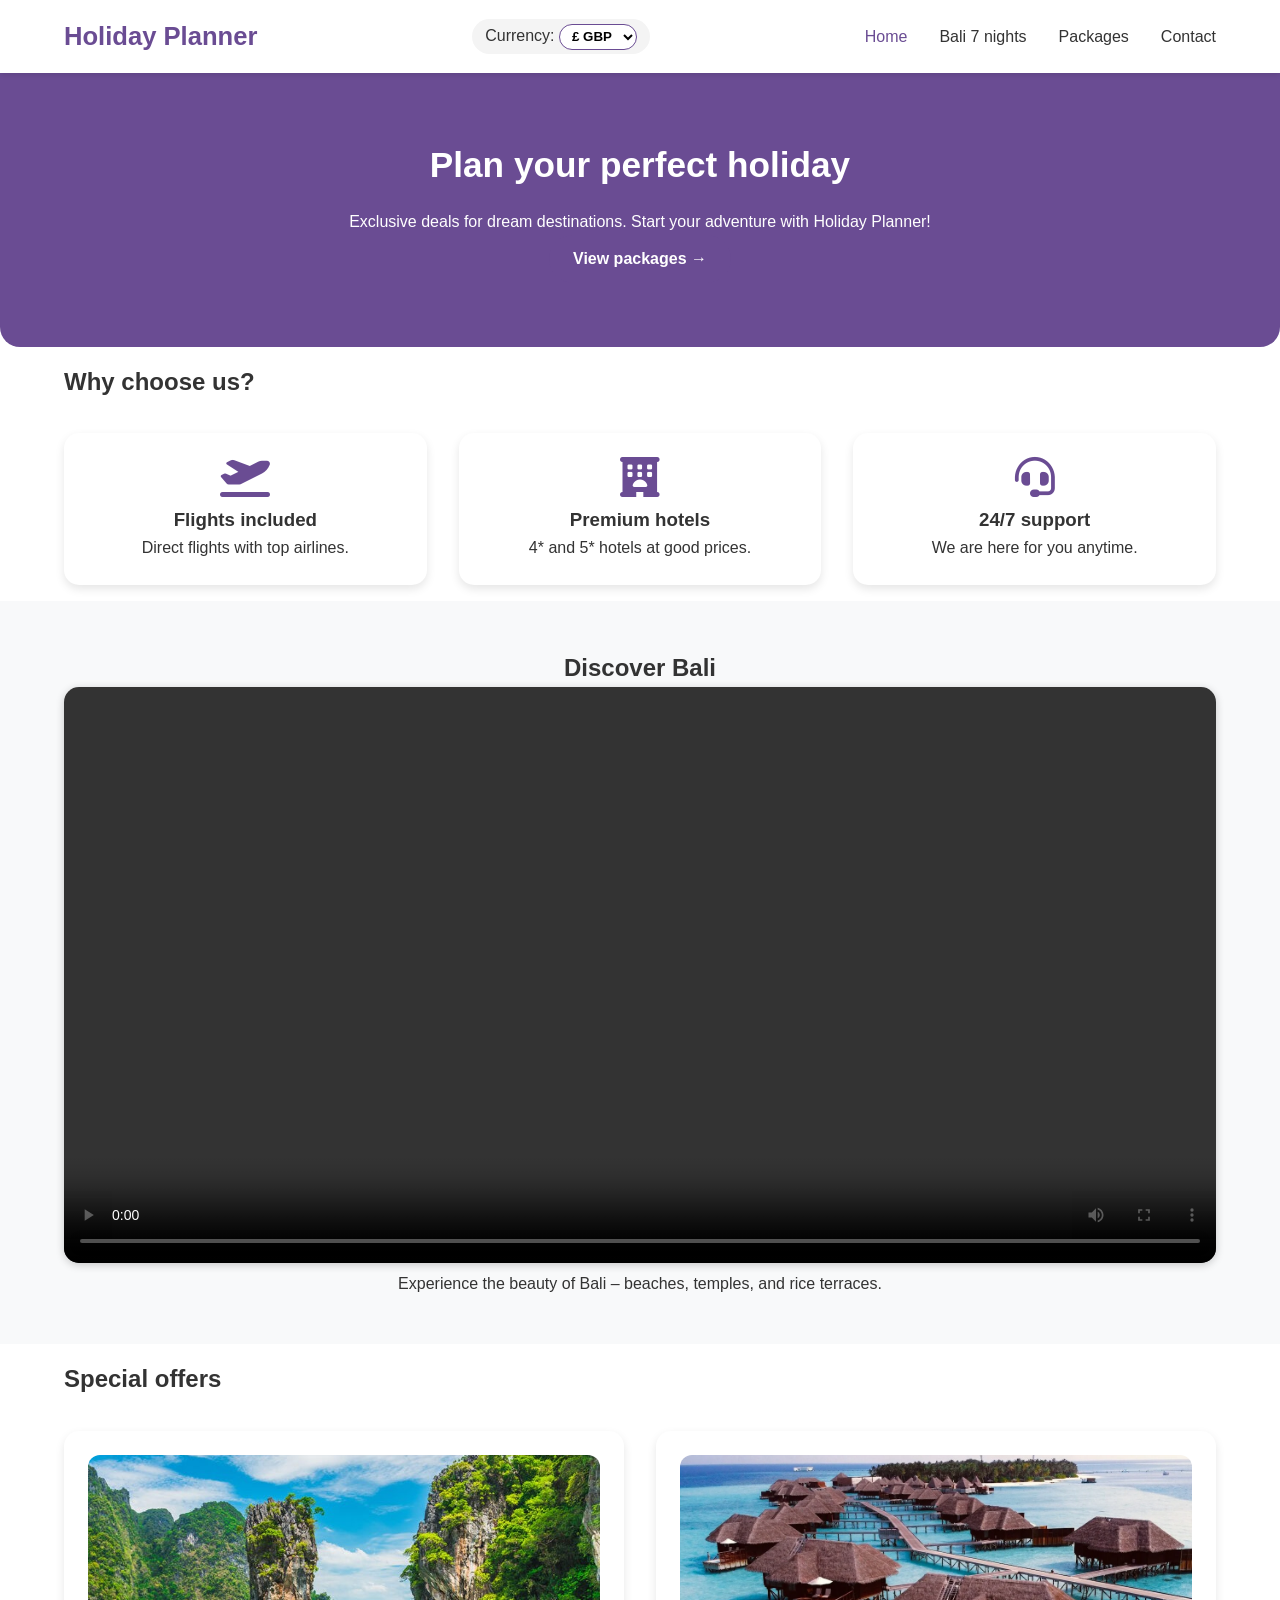
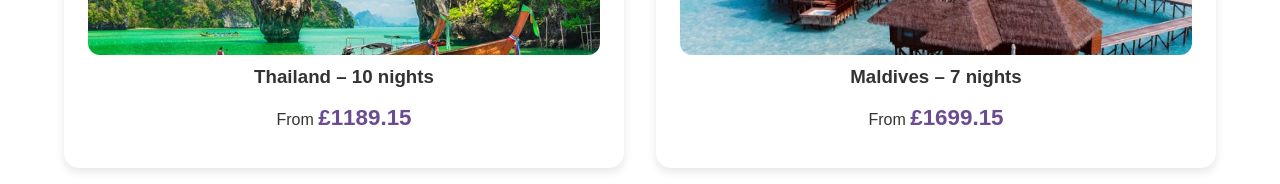
<file: index.html>
<!DOCTYPE html>
<html lang="en">
<head>
    <meta charset="UTF-8">
    <meta name="viewport" content="width=device-width, initial-scale=1.0">
    <title>Holiday Planner - Home</title>
    <link rel="stylesheet" href="css/style.css">
    <link rel="stylesheet" href="https://cdnjs.cloudflare.com/ajax/libs/font-awesome/6.0.0-beta3/css/all.min.css">
</head>
<body>

<header>
    <div class="container">
        <div class="logo">
            <h1>Holiday Planner</h1>
        </div>
        <div class="currency-box">
            <label>Currency: </label>
            <select id="currencySelect">
                <option value="GBP" selected>£ GBP</option>
                <option value="EUR">€ EUR</option>
                <option value="USD">$ USD</option>
            </select>
        </div>
        <nav>
            <ul class="nav-links" id="navLinks">
                <li><a href="index.html" class="active">Home</a></li>
                <li><a href="bali.html">Bali 7 nights</a></li>
                <li><a href="packages.html">Packages</a></li>
                <li><a href="contact.html">Contact</a></li>
            </ul>
            <div class="menu-icon" id="menuIcon">
                <i class="fas fa-bars"></i>
            </div>
        </nav>
    </div>
</header>

<main>
    <section class="hero">
        <div class="container">
            <h2>Plan your perfect holiday</h2>
            <p>Exclusive deals for dream destinations. Start your adventure with Holiday Planner!</p>
            <a href="packages.html" class="btn">View packages →</a>
        </div>
    </section>

    <section class="features">
        <div class="container">
            <h2>Why choose us?</h2>
            <div class="feature-grid">
                <div class="feature">
                    <i class="fas fa-plane-departure"></i>
                    <h3>Flights included</h3>
                    <p>Direct flights with top airlines.</p>
                </div>
                <div class="feature">
                    <i class="fas fa-hotel"></i>
                    <h3>Premium hotels</h3>
                    <p>4* and 5* hotels at good prices.</p>
                </div>
                <div class="feature">
                    <i class="fas fa-headset"></i>
                    <h3>24/7 support</h3>
                    <p>We are here for you anytime.</p>
                </div>
            </div>
        </div>
    </section>

    <section class="video-section">
        <div class="container">
            <h2>Discover Bali</h2>
            <video controls width="100%" class="local-video">
                <source src="videos/bali-clip.mp4" type="video/mp4">
                Your browser does not support the video tag.
            </video>
            <p>Experience the beauty of Bali – beaches, temples, and rice terraces.</p>
        </div>
    </section>

    <section class="offers">
        <div class="container">
            <h2>Special offers</h2>
            <div class="offer-grid">
                <div class="offer-card">
                    <img src="images/thailand-300.jpg" alt="Thailand">
                    <h3>Thailand – 10 nights</h3>
                    <p>From <span class="price" data-eur="1399">£1189.15</span></p>
                </div>
                <div class="offer-card">
                    <img src="images/maldives-300.jpg" alt="Maldives">
                    <h3>Maldives – 7 nights</h3>
                    <p>From <span class="price" data-eur="1999">£1699.15</span></p>
                </div>
            </div>
        </div>
    </section>
</main>

<!-- TODO: add more destinations later -->

<script src="js/script.js"></script>
</body>
</html>
</file>
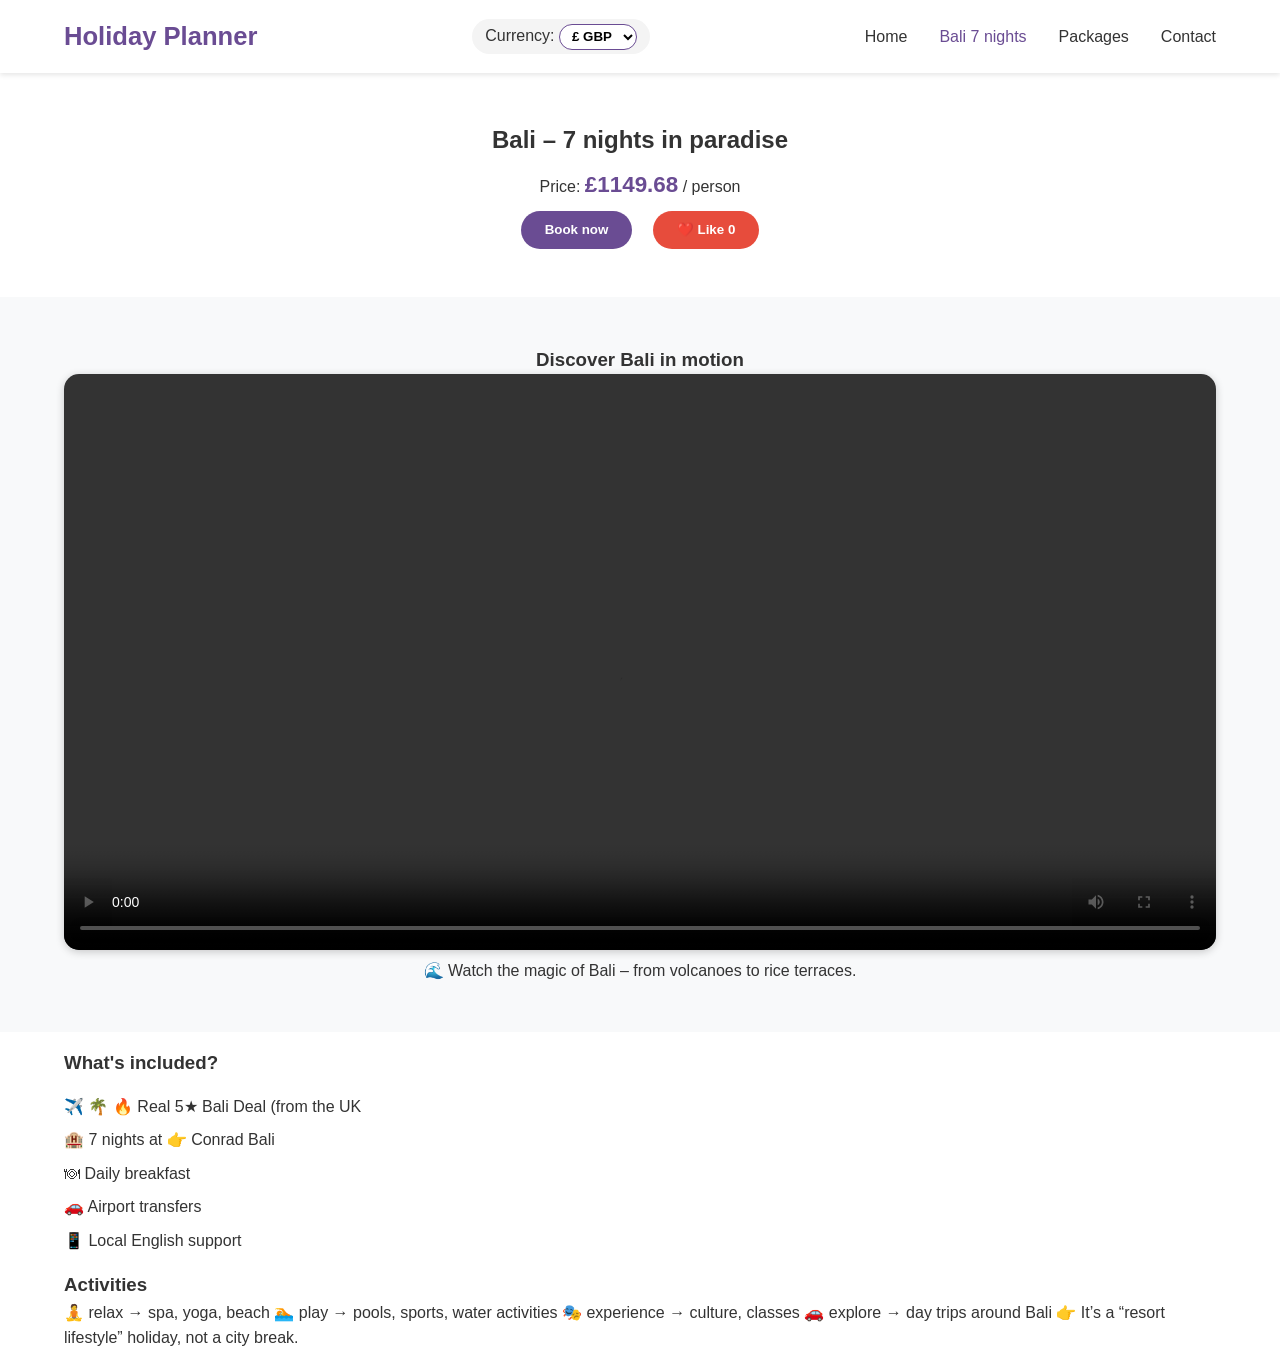
<file: bali.html>
<!DOCTYPE html>
<html lang="en">
<head>
    <meta charset="UTF-8">
    <meta name="viewport" content="width=device-width, initial-scale=1.0">
    <title>Holiday Planner - Bali Package</title>
    <link rel="stylesheet" href="css/style.css">
    <link rel="stylesheet" href="https://cdnjs.cloudflare.com/ajax/libs/font-awesome/6.0.0-beta3/css/all.min.css">
</head>
<body>

<header>
    <div class="container">
        <div class="logo">
            <h1>Holiday Planner</h1>
        </div>
        <div class="currency-box">
            <label>Currency: </label>
            <select id="currencySelect">
                <option value="GBP" selected>£ GBP</option>
                <option value="EUR">€ EUR</option>
                <option value="USD">$ USD</option>
            </select>
        </div>
        <nav>
            <ul class="nav-links" id="navLinks">
                <li><a href="index.html">Home</a></li>
                <li><a href="bali.html" class="active">Bali 7 nights</a></li>
                <li><a href="packages.html">Packages</a></li>
                <li><a href="contact.html">Contact</a></li>
            </ul>
            <div class="menu-icon" id="menuIcon">
                <i class="fas fa-bars"></i>
            </div>
        </nav>
    </div>
</header>

<main>
    <section class="package-hero">
        <div class="container">
            <h2>Bali – 7 nights in paradise</h2>
            <p>Price: <span class="price" data-eur="1352.57">£1,149</span> / person</p>
            <button id="bookNowBtn" class="btn">Book now</button>
            <button id="likeButton" class="btn like-btn">❤️ Like <span id="likeCounter">0</span></button>
        </div>
    </section>

    <section class="video-section-bali">
        <div class="container">
            <h3>Discover Bali in motion</h3>
            <video controls width="100%" class="local-video">
                <source src="videos/bali-clip.mp4" type="video/mp4">
                Your browser does not support the video tag.
            </video>
            <p>🌊 Watch the magic of Bali – from volcanoes to rice terraces.</p>
        </div>
    </section>

    <section class="details">
        <div class="container">
            <h3>What's included?</h3>
            <ul>
                <li>✈️ 🌴 🔥 Real 5★ Bali Deal (from the UK</li>
                <li>🏨 7 nights at 👉 Conrad Bali</li>
                <li>🍽 Daily breakfast</li>
                <li>🚗 Airport transfers</li>
                <li>📱 Local English support</li>
            </ul>
            <h3>Activities</h3>
            <p>🧘 relax → spa, yoga, beach
🏊 play → pools, sports, water activities
🎭 experience → culture, classes
🚗 explore → day trips around Bali

👉 It’s a “resort lifestyle” holiday, not a city break.</p>
        </div>
    </section>
</main>
<script src="js/script.js"></script>
</body>
</html>
</file>
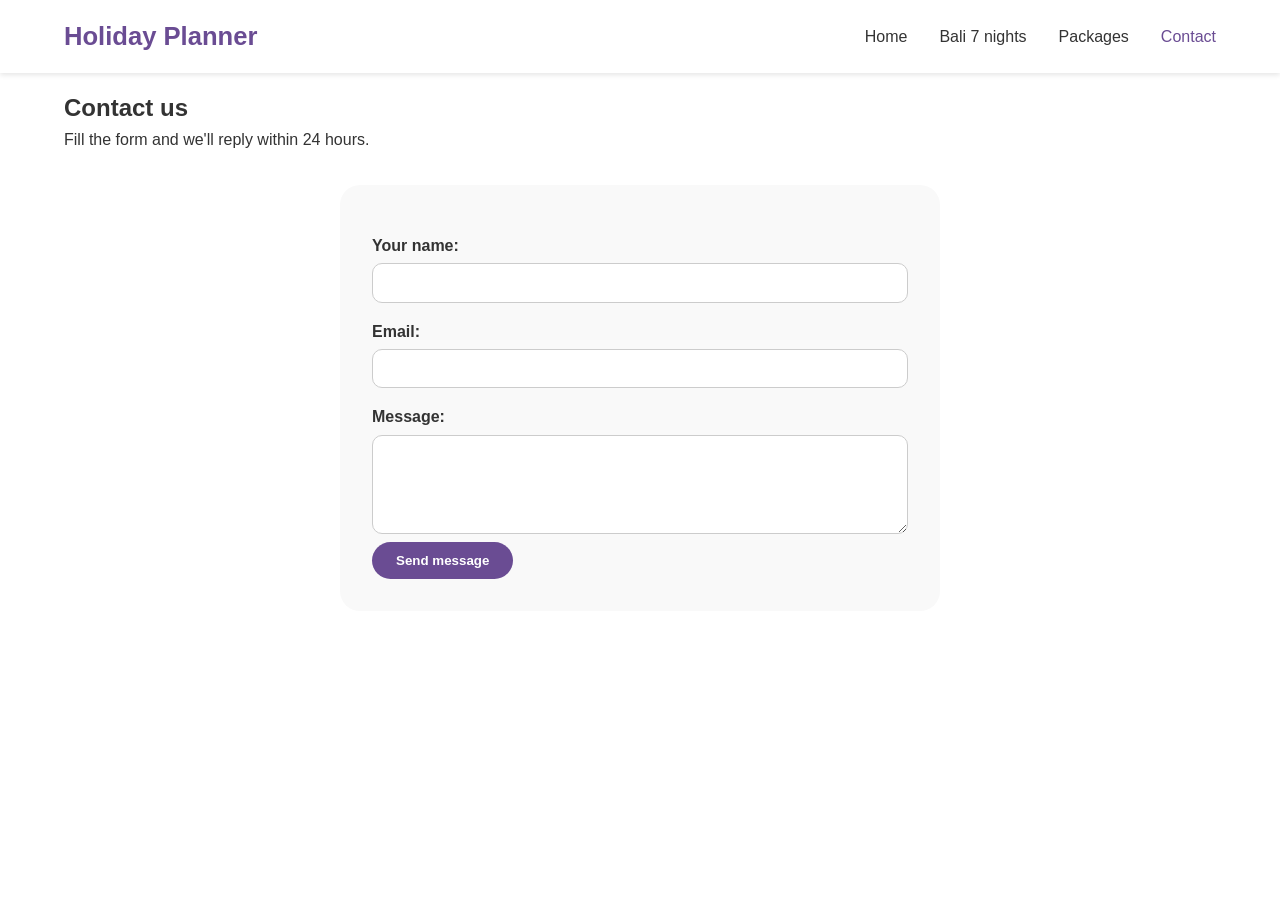
<file: contact.html>
<!DOCTYPE html>
<html lang="en">
<head>
    <meta charset="UTF-8">
    <meta name="viewport" content="width=device-width, initial-scale=1.0">
    <title>Holiday Planner - Contact</title>
    <link rel="stylesheet" href="css/style.css">
    <link rel="stylesheet" href="https://cdnjs.cloudflare.com/ajax/libs/font-awesome/6.0.0-beta3/css/all.min.css">
</head>
<body>

<header>
    <div class="container">
        <div class="logo">
            <h1>Holiday Planner</h1>
        </div>
        <!-- currency selector removed from contact page -->
        <nav>
            <ul class="nav-links" id="navLinks">
                <li><a href="index.html">Home</a></li>
                <li><a href="bali.html">Bali 7 nights</a></li>
                <li><a href="packages.html">Packages</a></li>
                <li><a href="contact.html" class="active">Contact</a></li>
            </ul>
            <div class="menu-icon" id="menuIcon">
                <i class="fas fa-bars"></i>
            </div>
        </nav>
    </div>
</header>

<main>
    <section class="contact-form">
        <div class="container">
            <h2>Contact us</h2>
            <p>Fill the form and we'll reply within 24 hours.</p>
            <form id="contactForm">
                <label>Your name:</label>
                <input type="text" id="nameField" required>

                <label>Email:</label>
                <input type="email" id="emailField" required>

                <label>Message:</label>
                <textarea id="msgField" rows="5" required></textarea>

                <button type="submit" class="btn">Send message</button>
            </form>
            <div id="formMsg"></div>
        </div>
    </section>
</main>


<script src="js/script.js"></script>
</body>
</html>
</file>
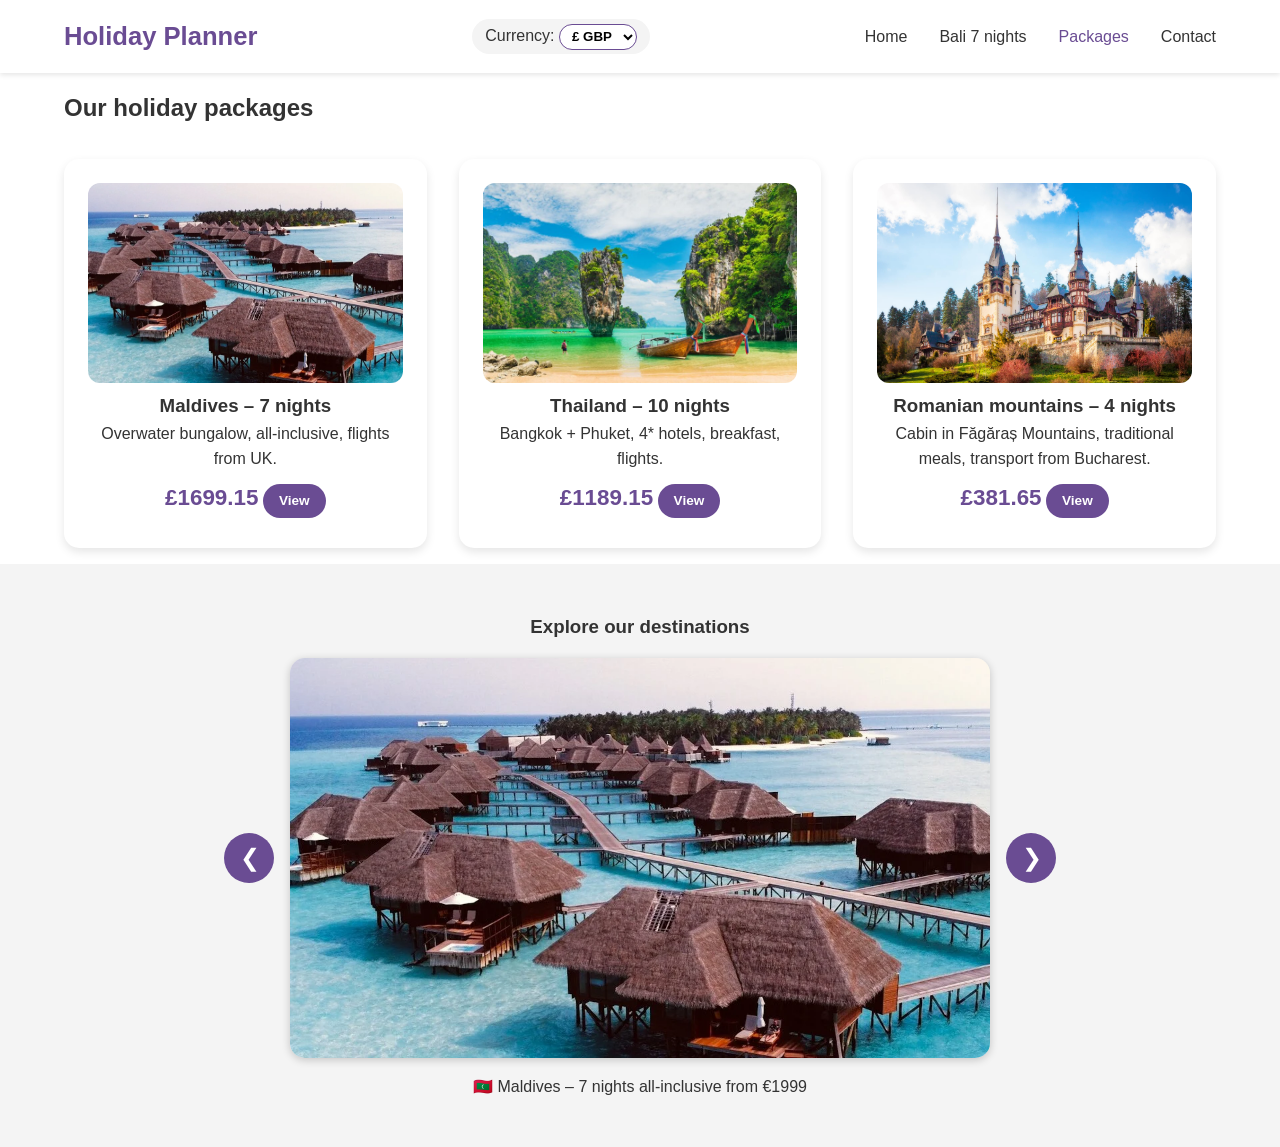
<file: packages.html>
<!DOCTYPE html>
<html lang="en">
<head>
    <meta charset="UTF-8">
    <meta name="viewport" content="width=device-width, initial-scale=1.0">
    <title>Holiday Planner - All Packages</title>
    <link rel="stylesheet" href="css/style.css">
    <link rel="stylesheet" href="https://cdnjs.cloudflare.com/ajax/libs/font-awesome/6.0.0-beta3/css/all.min.css">
</head>
<body>

<header>
    <div class="container">
        <div class="logo">
            <h1>Holiday Planner</h1>
        </div>
        <div class="currency-box">
            <label>Currency: </label>
            <select id="currencySelect">
                <option value="GBP" selected>£ GBP</option>
                <option value="EUR">€ EUR</option>
                <option value="USD">$ USD</option>
            </select>
        </div>
        <nav>
            <ul class="nav-links" id="navLinks">
                <li><a href="index.html">Home</a></li>
                <li><a href="bali.html">Bali 7 nights</a></li>
                <li><a href="packages.html" class="active">Packages</a></li>
                <li><a href="contact.html">Contact</a></li>
            </ul>
            <div class="menu-icon" id="menuIcon">
                <i class="fas fa-bars"></i>
            </div>
        </nav>
    </div>
</header>

<main>
    <section class="packages-list">
        <div class="container">
            <h2>Our holiday packages</h2>
            <div class="package-grid">
                <div class="package-item">
                    <img src="images/maldives-300.jpg" alt="Maldives">
                    <h3>Maldives – 7 nights</h3>
                    <p>Overwater bungalow, all‑inclusive, flights from UK.</p>
                    <span class="price" data-eur="1999">£1699.15</span>
                    <a href="bali.html" class="btn small">View</a>
                </div>
                <div class="package-item">
                    <img src="images/thailand-300.jpg" alt="Thailand">
                    <h3>Thailand – 10 nights</h3>
                    <p>Bangkok + Phuket, 4* hotels, breakfast, flights.</p>
                    <span class="price" data-eur="1399">£1189.15</span>
                    <a href="bali.html" class="btn small">View</a>
                </div>
                <div class="package-item">
                    <img src="images/romania-mountains-300.jpg" alt="Romanian mountains">
                    <h3>Romanian mountains – 4 nights</h3>
                    <p>Cabin in Făgăraș Mountains, traditional meals, transport from Bucharest.</p>
                    <span class="price" data-eur="449">£381.65</span>
                    <a href="bali.html" class="btn small">View</a>
                </div>
            </div>
        </div>
    </section>

    <section class="gallery">
        <div class="container">
            <h3>Explore our destinations</h3>
            <div class="slider">
                <button id="prevSlidePack" class="slide-btn">❮</button>
                <img id="sliderImagePack" src="images/maldives-300.jpg" alt="Destination slider">
                <button id="nextSlidePack" class="slide-btn">❯</button>
            </div>
            <p id="sliderCaptionPack">🇲🇻 Maldives – Overwater bungalows & crystal clear water</p>
        </div>
    </section>
</main>


<script src="js/script.js"></script>
<script>
    // Slider for packages page (realistic prices above)
    const pics = [
        'images/maldives-300.jpg',
        'images/thailand-300.jpg',
        'images/romania-mountains-300.jpg'
    ];
    const captions = [
        '🇲🇻 Maldives – 7 nights all‑inclusive from €1999',
        '🇹🇭 Thailand – 10 nights with flights from €1399',
        '🇷🇴 Romanian mountains – 4 nights traditional cabin from €449'
    ];
    let idx = 0;
    const sliderImg = document.getElementById('sliderImagePack');
    const prevBtn = document.getElementById('prevSlidePack');
    const nextBtn = document.getElementById('nextSlidePack');
    const cap = document.getElementById('sliderCaptionPack');

    function updateSlide() {
        if (sliderImg && cap) {
            sliderImg.src = pics[idx];
            cap.innerText = captions[idx];
        }
    }
    if (prevBtn && nextBtn) {
        prevBtn.onclick = function() { idx = (idx - 1 + pics.length) % pics.length; updateSlide(); };
        nextBtn.onclick = function() { idx = (idx + 1) % pics.length; updateSlide(); };
        updateSlide();
    }
</script>
</body>
</html>
</file>
<file: css/style.css>
* {
    margin: 0;
    padding: 0;
    box-sizing: border-box;
}

body {
    font-family: 'Segoe UI', Tahoma, Geneva, Verdana, sans-serif;
    line-height: 1.6;
    color: #333;
}

.container {
    width: 90%;
    max-width: 1200px;
    margin: 0 auto;
    padding: 1rem 0;
}

header {
    background: #fff;
    box-shadow: 0 2px 5px rgba(0,0,0,0.1);
    position: sticky;
    top: 0;
    z-index: 100;
}

header .container {
    display: flex;
    justify-content: space-between;
    align-items: center;
    flex-wrap: wrap;
}

.logo h1 {
    color: #6A4C93;
    font-size: 1.6rem;
}

.currency-box {
    background: #f4f4f4;
    padding: 0.3rem 0.8rem;
    border-radius: 20px;
}

.currency-box select {
    padding: 0.2rem 0.5rem;
    border-radius: 15px;
    border: 1px solid #6A4C93;
    background: white;
    font-weight: bold;
}

nav {
    position: relative;
}

.nav-links {
    display: flex;
    list-style: none;
    gap: 2rem;
}

.nav-links a {
    text-decoration: none;
    color: #333;
    font-weight: 500;
}

.nav-links a.active, .nav-links a:hover {
    color: #6A4C93;
}

.menu-icon {
    display: none;
    font-size: 1.8rem;
    cursor: pointer;
    color: #6A4C93;
}

.btn {
    display: inline-block;
    background: #6A4C93;
    color: white;
    padding: 0.7rem 1.5rem;
    border-radius: 40px;
    text-decoration: none;
    border: none;
    cursor: pointer;
    font-weight: bold;
    transition: 0.2s;
}

.btn:hover {
    background: #4a2e6b;
}

.like-btn {
    background: #e74c3c;
    margin-left: 1rem;
}
.like-btn:hover {
    background: #c0392b;
}

.small {
    padding: 0.4rem 1rem;
    font-size: 0.85rem;
}

.hero {
    background: #6A4C93;
    color: white;
    text-align: center;
    padding: 3rem 1rem;
    border-radius: 0 0 20px 20px;
}

.hero h2 {
    font-size: 2.2rem;
    margin-bottom: 1rem;
}

.feature-grid, .offer-grid, .package-grid {
    display: flex;
    gap: 2rem;
    margin-top: 2rem;
    flex-wrap: wrap;
    justify-content: center;
}

.feature, .offer-card, .package-item {
    background: #fff;
    border-radius: 15px;
    padding: 1.5rem;
    box-shadow: 0 4px 10px rgba(0,0,0,0.1);
    flex: 1;
    min-width: 200px;
    text-align: center;
}

.feature i {
    font-size: 2.5rem;
    color: #6A4C93;
    margin-bottom: 0.5rem;
}

.offer-card img, .package-item img {
    width: 100%;
    height: 200px;
    object-fit: cover;
    border-radius: 12px;
}

.price {
    font-size: 1.4rem;
    font-weight: bold;
    color: #6A4C93;
    display: inline-block;
    margin: 0.5rem 0;
}

.video-section, .video-section-bali {
    background: #f8f9fa;
    padding: 2rem 0;
    text-align: center;
}

.local-video {
    width: 100%;
    border-radius: 15px;
    box-shadow: 0 2px 8px rgba(0,0,0,0.2);
}

.gallery {
    background: #f4f4f4;
    padding: 2rem 0;
    text-align: center;
}

.slider {
    display: flex;
    align-items: center;
    justify-content: center;
    gap: 1rem;
    margin: 1rem 0;
}

#sliderImagePack {
    width: 70%;
    max-width: 700px;
    height: 400px;
    object-fit: cover;
    border-radius: 15px;
    box-shadow: 0 2px 8px rgba(0,0,0,0.2);
}

.slide-btn {
    background: #6A4C93;
    color: white;
    border: none;
    padding: 0.5rem 1rem;
    font-size: 1.5rem;
    border-radius: 50%;
    cursor: pointer;
    width: 50px;
    height: 50px;
}

.slide-btn:hover {
    background: #4a2e6b;
}

.package-hero {
    text-align: center;
    padding: 2rem 0;
}

.details ul {
    list-style: none;
    margin: 1rem 0;
}

.details li {
    margin: 0.5rem 0;
}

.contact-form form {
    max-width: 600px;
    margin: 2rem auto;
    background: #f9f9f9;
    padding: 2rem;
    border-radius: 20px;
}

.contact-form label {
    display: block;
    margin: 1rem 0 0.3rem;
    font-weight: bold;
}

.contact-form input, .contact-form textarea {
    width: 100%;
    padding: 0.7rem;
    border: 1px solid #ccc;
    border-radius: 10px;
}

#formMsg {
    text-align: center;
    margin-top: 1rem;
    font-weight: bold;
}

footer {
    background: #333;
    color: white;
    text-align: center;
    padding: 1.5rem;
    margin-top: 2rem;
}

/* responsive */
@media (max-width: 768px) {
    .menu-icon {
        display: block;
    }
    .nav-links {
        position: fixed;
        left: -100%;
        top: 70px;
        flex-direction: column;
        background: white;
        width: 80%;
        text-align: center;
        transition: 0.3s;
        box-shadow: 0 5px 10px rgba(0,0,0,0.2);
        gap: 0;
        padding: 1rem 0;
    }
    .nav-links.active {
        left: 0;
    }
    .nav-links li {
        margin: 1rem 0;
    }
    .feature-grid, .offer-grid, .package-grid {
        flex-direction: column;
    }
    .slider {
        flex-direction: column;
    }
    #sliderImagePack {
        width: 100%;
        height: 250px;
    }
    .currency-box {
        order: 2;
    }
}

/* temporary style - will remove later */
.temp-helper {
    display: none;
}
</file>
